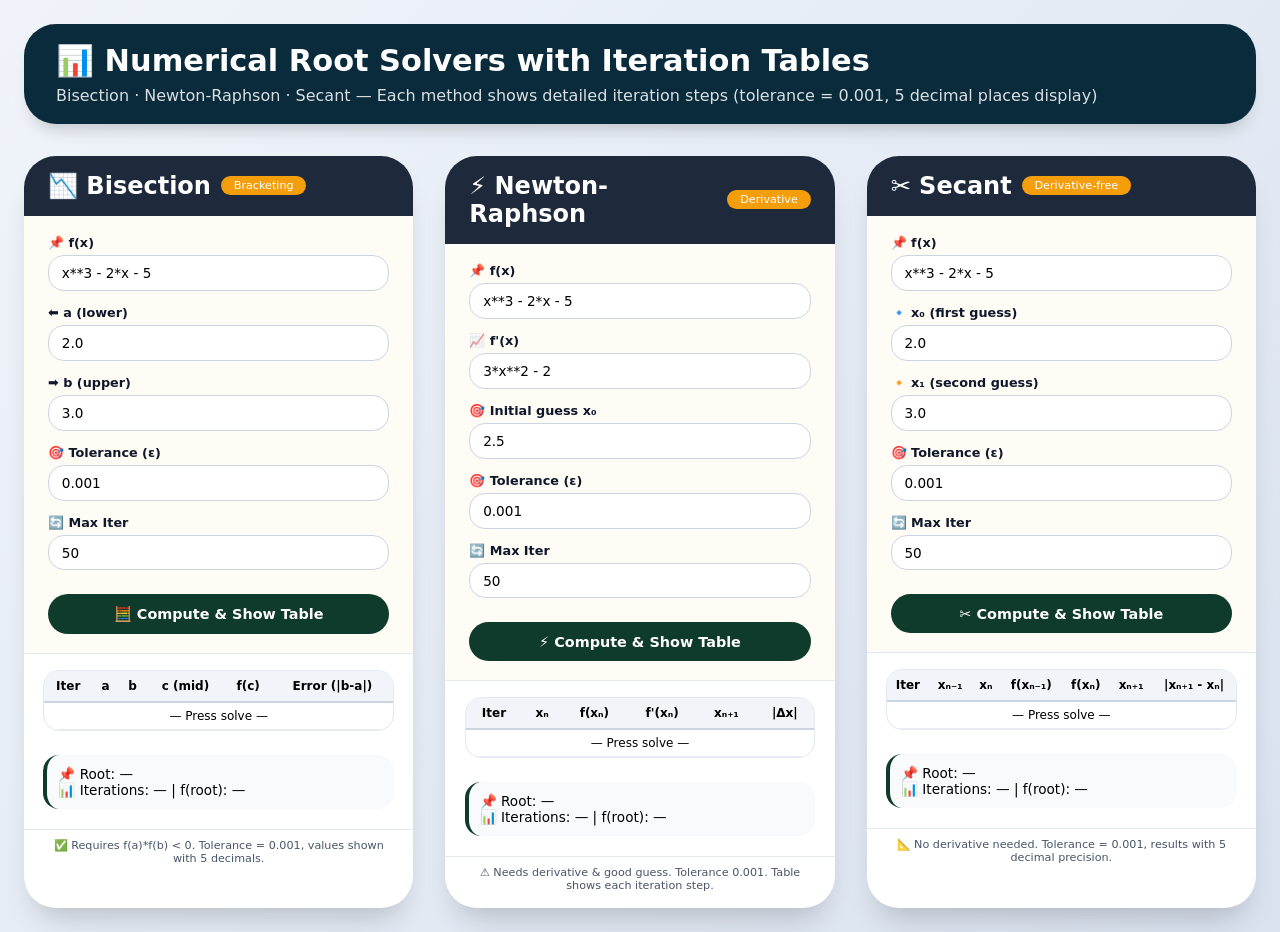
<file: binewsec.html>
<!DOCTYPE html>
<html lang="en">
<head>
    <meta charset="UTF-8">
    <meta name="viewport" content="width=device-width, initial-scale=1.0, user-scalable=yes">
    <title>Numerical Methods | Iteration Tables & Root Finding</title>
    <style>
        * {
            box-sizing: border-box;
            font-family: system-ui, 'Segoe UI', 'Roboto', 'Helvetica Neue', sans-serif;
        }

        body {
            background: linear-gradient(135deg, #f0f4fa 0%, #d9e2ef 100%);
            margin: 0;
            padding: 24px;
        }

        .container {
            max-width: 1400px;
            margin: 0 auto;
        }

        .header {
            background: #0a2b3c;
            border-radius: 2rem;
            padding: 1.2rem 2rem;
            margin-bottom: 2rem;
            color: white;
            box-shadow: 0 12px 18px -8px rgba(0,0,0,0.2);
        }

        .header h1 {
            margin: 0;
            font-size: 1.9rem;
            font-weight: 600;
        }

        .header p {
            margin: 0.4rem 0 0;
            opacity: 0.85;
        }

        .methods-grid {
            display: flex;
            flex-wrap: wrap;
            gap: 2rem;
            justify-content: center;
        }

        .method-card {
            flex: 1;
            min-width: 380px;
            background: white;
            border-radius: 2rem;
            box-shadow: 0 20px 30px -12px rgba(0,0,0,0.2);
            overflow: hidden;
            transition: transform 0.2s;
            display: flex;
            flex-direction: column;
        }

        .method-card:hover {
            transform: translateY(-6px);
        }

        .card-header {
            background: #1e293b;
            padding: 1rem 1.5rem;
            color: white;
        }

        .card-header h2 {
            margin: 0;
            display: flex;
            align-items: center;
            gap: 10px;
            font-size: 1.5rem;
        }

        .badge {
            background: #f59e0b;
            padding: 0.2rem 0.8rem;
            border-radius: 40px;
            font-size: 0.7rem;
            font-weight: 500;
        }

        .input-area {
            padding: 1.2rem 1.5rem;
            background: #fefcf5;
            border-bottom: 1px solid #e2e8f0;
        }

        .input-row {
            margin-bottom: 0.9rem;
        }

        label {
            font-weight: 600;
            font-size: 0.8rem;
            display: block;
            margin-bottom: 5px;
            color: #0f172a;
        }

        input {
            width: 100%;
            padding: 0.55rem 0.8rem;
            border: 1px solid #cbd5e1;
            border-radius: 1rem;
            font-size: 0.85rem;
            background: white;
        }

        input:focus {
            outline: none;
            border-color: #3b82f6;
            box-shadow: 0 0 0 2px rgba(59,130,246,0.2);
        }

        .solve-btn {
            background: #0f3b2c;
            color: white;
            border: none;
            width: 100%;
            padding: 0.7rem;
            border-radius: 2rem;
            font-weight: bold;
            margin-top: 0.6rem;
            cursor: pointer;
            transition: 0.2s;
            font-size: 0.9rem;
        }

        .solve-btn:hover {
            background: #166534;
            transform: scale(0.98);
        }

        .table-wrapper {
            max-height: 320px;
            overflow-y: auto;
            margin: 1rem 1.2rem;
            border: 1px solid #e2e8f0;
            border-radius: 1rem;
            background: #ffffff;
        }

        .iter-table {
            width: 100%;
            border-collapse: collapse;
            font-size: 0.75rem;
            font-family: 'Courier New', monospace;
        }

        .iter-table th {
            background: #f1f5f9;
            position: sticky;
            top: 0;
            padding: 8px 6px;
            border-bottom: 2px solid #cbd5e1;
            text-align: center;
            font-weight: 700;
        }

        .iter-table td {
            padding: 6px 5px;
            text-align: center;
            border-bottom: 1px solid #e9eef3;
        }

        .result-summary {
            background: #f8fafc;
            margin: 0.5rem 1.2rem 1.2rem 1.2rem;
            padding: 0.7rem;
            border-radius: 1rem;
            font-size: 0.85rem;
            border-left: 4px solid #0f3b2c;
        }

        .final-root {
            font-weight: bold;
            color: #0c4a6e;
        }

        .note {
            font-size: 0.7rem;
            padding: 0.6rem 1.2rem 1rem;
            color: #475569;
            text-align: center;
            border-top: 1px solid #e2e8f0;
        }

        @media (max-width: 850px) {
            .methods-grid {
                flex-direction: column;
            }
            .method-card {
                min-width: auto;
            }
        }
    </style>
</head>
<body>
<div class="container">
    <div class="header">
        <h1>📊 Numerical Root Solvers with Iteration Tables</h1>
        <p>Bisection · Newton-Raphson · Secant — Each method shows detailed iteration steps (tolerance = 0.001, 5 decimal places display)</p>
    </div>

    <div class="methods-grid">
        <!-- BISECTION CARD -->
        <div class="method-card">
            <div class="card-header">
                <h2>📉 Bisection <span class="badge">Bracketing</span></h2>
            </div>
            <div class="input-area">
                <div class="input-row"><label>📌 f(x)</label><input type="text" id="bisectFunc" value="x**3 - 2*x - 5"></div>
                <div class="input-row"><label>⬅️ a (lower)</label><input type="number" id="bisectA" value="2.0" step="0.1"></div>
                <div class="input-row"><label>➡️ b (upper)</label><input type="number" id="bisectB" value="3.0" step="0.1"></div>
                <div class="input-row"><label>🎯 Tolerance (ε)</label><input type="number" id="bisectTol" value="0.001" step="0.0001"></div>
                <div class="input-row"><label>🔄 Max Iter</label><input type="number" id="bisectMaxIter" value="50"></div>
                <button class="solve-btn" id="bisectBtn">🧮 Compute & Show Table</button>
            </div>
            <div class="table-wrapper">
                <table class="iter-table" id="bisectTable">
                    <thead>
                        <tr><th>Iter</th><th>a</th><th>b</th><th>c (mid)</th><th>f(c)</th><th>Error (|b-a|)</th></tr>
                    </thead>
                    <tbody><tr><td colspan="6">— Press solve —</td></tr></tbody>
                </table>
            </div>
            <div class="result-summary" id="bisectSummary">
                <span>📌 Root: —</span><br>
                <span>📊 Iterations: — | f(root): —</span>
            </div>
            <div class="note">✅ Requires f(a)*f(b) &lt; 0. Tolerance = 0.001, values shown with 5 decimals.</div>
        </div>

        <!-- NEWTON-RAPHSON CARD -->
        <div class="method-card">
            <div class="card-header">
                <h2>⚡ Newton-Raphson <span class="badge">Derivative</span></h2>
            </div>
            <div class="input-area">
                <div class="input-row"><label>📌 f(x)</label><input type="text" id="newtonFunc" value="x**3 - 2*x - 5"></div>
                <div class="input-row"><label>📈 f'(x)</label><input type="text" id="newtonDeriv" value="3*x**2 - 2"></div>
                <div class="input-row"><label>🎯 Initial guess x₀</label><input type="number" id="newtonX0" value="2.5" step="0.1"></div>
                <div class="input-row"><label>🎯 Tolerance (ε)</label><input type="number" id="newtonTol" value="0.001" step="0.0001"></div>
                <div class="input-row"><label>🔄 Max Iter</label><input type="number" id="newtonMaxIter" value="50"></div>
                <button class="solve-btn" id="newtonBtn">⚡ Compute & Show Table</button>
            </div>
            <div class="table-wrapper">
                <table class="iter-table" id="newtonTable">
                    <thead><tr><th>Iter</th><th>xₙ</th><th>f(xₙ)</th><th>f'(xₙ)</th><th>xₙ₊₁</th><th>|Δx|</th></tr></thead>
                    <tbody><tr><td colspan="6">— Press solve —</td></tr></tbody>
                </table>
            </div>
            <div class="result-summary" id="newtonSummary">
                <span>📌 Root: —</span><br>
                <span>📊 Iterations: — | f(root): —</span>
            </div>
            <div class="note">⚠️ Needs derivative & good guess. Tolerance 0.001. Table shows each iteration step.</div>
        </div>

        <!-- SECANT CARD -->
        <div class="method-card">
            <div class="card-header">
                <h2>✂️ Secant <span class="badge">Derivative-free</span></h2>
            </div>
            <div class="input-area">
                <div class="input-row"><label>📌 f(x)</label><input type="text" id="secantFunc" value="x**3 - 2*x - 5"></div>
                <div class="input-row"><label>🔹 x₀ (first guess)</label><input type="number" id="secantX0" value="2.0" step="0.1"></div>
                <div class="input-row"><label>🔸 x₁ (second guess)</label><input type="number" id="secantX1" value="3.0" step="0.1"></div>
                <div class="input-row"><label>🎯 Tolerance (ε)</label><input type="number" id="secantTol" value="0.001" step="0.0001"></div>
                <div class="input-row"><label>🔄 Max Iter</label><input type="number" id="secantMaxIter" value="50"></div>
                <button class="solve-btn" id="secantBtn">✂️ Compute & Show Table</button>
            </div>
            <div class="table-wrapper">
                <table class="iter-table" id="secantTable">
                    <thead><tr><th>Iter</th><th>xₙ₋₁</th><th>xₙ</th><th>f(xₙ₋₁)</th><th>f(xₙ)</th><th>xₙ₊₁</th><th>|xₙ₊₁ - xₙ|</th></tr></thead>
                    <tbody><tr><td colspan="7">— Press solve —</td></tr></tbody>
                </table>
            </div>
            <div class="result-summary" id="secantSummary">
                <span>📌 Root: —</span><br>
                <span>📊 Iterations: — | f(root): —</span>
            </div>
            <div class="note">📐 No derivative needed. Tolerance = 0.001, results with 5 decimal precision.</div>
        </div>
    </div>
</div>

<script>
    // Helper: evaluate mathematical expression safely
    function evaluateFunction(expr, xVal) {
        try {
            const fn = new Function('x', 'return (' + expr + ')');
            return fn(xVal);
        } catch(e) {
            throw new Error(`Invalid expression: ${expr}. ${e.message}`);
        }
    }

    // Format number to 5 decimal places for table display
    function format5(value) {
        if (value === undefined || isNaN(value)) return '?';
        return value.toFixed(5);
    }

    // -------------------- BISECTION WITH TABLE --------------------
    function bisectionWithTable(funcExpr, a, b, tol, maxIter) {
        let fa = evaluateFunction(funcExpr, a);
        let fb = evaluateFunction(funcExpr, b);
        if (fa * fb >= 0) {
            throw new Error(`f(a) and f(b) must have opposite signs. f(${a})=${fa}, f(${b})=${fb}`);
        }
        let iterations = [];
        let iter = 0;
        let c = a;
        let fc = fa;
        let errorBound = Math.abs(b - a);
        
        for (iter = 0; iter < maxIter; iter++) {
            c = (a + b) / 2;
            fc = evaluateFunction(funcExpr, c);
            errorBound = Math.abs(b - a);
            iterations.push({
                iter: iter + 1,
                a: a,
                b: b,
                c: c,
                fc: fc,
                error: errorBound
            });
            
            if (Math.abs(fc) < tol || errorBound < tol) {
                return { root: c, iterations: iterations, fRoot: fc, converged: true };
            }
            
            if (fa * fc < 0) {
                b = c;
                fb = fc;
            } else {
                a = c;
                fa = fc;
            }
        }
        // final push after max iterations
        c = (a + b) / 2;
        fc = evaluateFunction(funcExpr, c);
        iterations.push({ iter: maxIter+1, a: a, b: b, c: c, fc: fc, error: Math.abs(b - a) });
        return { root: c, iterations: iterations, fRoot: fc, converged: false };
    }

    // -------------------- NEWTON-RAPHSON WITH TABLE --------------------
    function newtonWithTable(funcExpr, derivExpr, x0, tol, maxIter) {
        let x = x0;
        let iterSteps = [];
        for (let i = 0; i < maxIter; i++) {
            let fx = evaluateFunction(funcExpr, x);
            let fpx = evaluateFunction(derivExpr, x);
            if (Math.abs(fpx) < 1e-14) throw new Error(`Derivative near zero at x=${x}`);
            let xNew = x - fx / fpx;
            let delta = Math.abs(xNew - x);
            iterSteps.push({
                iter: i+1,
                x: x,
                fx: fx,
                fpx: fpx,
                xNext: xNew,
                delta: delta
            });
            if (Math.abs(fx) < tol || delta < tol) {
                return { root: xNew, iterations: iterSteps, fRoot: evaluateFunction(funcExpr, xNew), converged: true };
            }
            x = xNew;
        }
        let finalFx = evaluateFunction(funcExpr, x);
        return { root: x, iterations: iterSteps, fRoot: finalFx, converged: false };
    }

    // -------------------- SECANT WITH TABLE --------------------
    function secantWithTable(funcExpr, x0, x1, tol, maxIter) {
        let xPrev = x0;
        let xCurr = x1;
        let fPrev = evaluateFunction(funcExpr, xPrev);
        let fCurr = evaluateFunction(funcExpr, xCurr);
        let steps = [];
        for (let i = 0; i < maxIter; i++) {
            if (Math.abs(fCurr) < tol) {
                return { root: xCurr, iterations: steps, fRoot: fCurr, converged: true };
            }
            let denominator = fCurr - fPrev;
            if (Math.abs(denominator) < 1e-14) throw new Error("Secant denominator near zero.");
            let xNext = xCurr - fCurr * (xCurr - xPrev) / denominator;
            let delta = Math.abs(xNext - xCurr);
            steps.push({
                iter: i+1,
                xPrev: xPrev,
                xCurr: xCurr,
                fPrev: fPrev,
                fCurr: fCurr,
                xNext: xNext,
                delta: delta
            });
            if (Math.abs(fCurr) < tol || delta < tol) {
                return { root: xNext, iterations: steps, fRoot: evaluateFunction(funcExpr, xNext), converged: true };
            }
            xPrev = xCurr;
            fPrev = fCurr;
            xCurr = xNext;
            fCurr = evaluateFunction(funcExpr, xCurr);
        }
        return { root: xCurr, iterations: steps, fRoot: fCurr, converged: false };
    }

    // ---------- RENDER BISECTION TABLE ----------
    function renderBisectionTable(iterData, summaryRoot, summaryIterCount, summaryFroot, errorMsg = null) {
        const tbody = document.querySelector('#bisectTable tbody');
        const summaryDiv = document.getElementById('bisectSummary');
        if (errorMsg) {
            tbody.innerHTML = `<tr><td colspan="6" style="color:red;">❌ ${errorMsg}</td></tr>`;
            summaryDiv.innerHTML = `<span>⚠️ Error: ${errorMsg}</span>`;
            return;
        }
        if (!iterData || iterData.length === 0) {
            tbody.innerHTML = `<tr><td colspan="6">No iterations</td></tr>`;
            return;
        }
        let html = '';
        for (let row of iterData) {
            html += `<tr>
                        <td>${row.iter}</td>
                        <td>${format5(row.a)}</td>
                        <td>${format5(row.b)}</td>
                        <td>${format5(row.c)}</td>
                        <td>${format5(row.fc)}</td>
                        <td>${format5(row.error)}</td>
                     </tr>`;
        }
        tbody.innerHTML = html;
        let rootVal = (summaryRoot !== undefined && !isNaN(summaryRoot)) ? summaryRoot.toFixed(6) : '?';
        summaryDiv.innerHTML = `<span class="final-root">✅ Root ≈ ${rootVal}</span><br>
                                 <span>📊 Iterations: ${summaryIterCount} &nbsp;| f(root) = ${summaryFroot ? summaryFroot.toExponential(5) : '?'}</span>`;
    }

    function renderNewtonTable(iterData, summaryRoot, summaryIterCount, summaryFroot, errorMsg) {
        const tbody = document.querySelector('#newtonTable tbody');
        const summaryDiv = document.getElementById('newtonSummary');
        if (errorMsg) {
            tbody.innerHTML = `<tr><td colspan="6" style="color:red;">❌ ${errorMsg}</td></tr>`;
            summaryDiv.innerHTML = `<span>⚠️ Error: ${errorMsg}</span>`;
            return;
        }
        if (!iterData || iterData.length === 0) {
            tbody.innerHTML = `<tr><td colspan="6">No data</td></tr>`;
            return;
        }
        let html = '';
        for (let row of iterData) {
            html += `<tr>
                        <td>${row.iter}</td>
                        <td>${format5(row.x)}</td>
                        <td>${format5(row.fx)}</td>
                        <td>${format5(row.fpx)}</td>
                        <td>${format5(row.xNext)}</td>
                        <td>${format5(row.delta)}</td>
                     </tr>`;
        }
        tbody.innerHTML = html;
        let rootVal = (summaryRoot !== undefined && !isNaN(summaryRoot)) ? summaryRoot.toFixed(7) : '?';
        summaryDiv.innerHTML = `<span class="final-root">✅ Root ≈ ${rootVal}</span><br>
                                 <span>📊 Iterations: ${summaryIterCount} &nbsp;| f(root) = ${summaryFroot ? summaryFroot.toExponential(5) : '?'}</span>`;
    }

    function renderSecantTable(iterData, summaryRoot, summaryIterCount, summaryFroot, errorMsg) {
        const tbody = document.querySelector('#secantTable tbody');
        const summaryDiv = document.getElementById('secantSummary');
        if (errorMsg) {
            tbody.innerHTML = `<tr><td colspan="7" style="color:red;">❌ ${errorMsg}</td></tr>`;
            summaryDiv.innerHTML = `<span>⚠️ Error: ${errorMsg}</span>`;
            return;
        }
        if (!iterData || iterData.length === 0) {
            tbody.innerHTML = `<tr><td colspan="7">No iterations</td></tr>`;
            return;
        }
        let html = '';
        for (let row of iterData) {
            html += `<tr>
                        <td>${row.iter}</td>
                        <td>${format5(row.xPrev)}</td>
                        <td>${format5(row.xCurr)}</td>
                        <td>${format5(row.fPrev)}</td>
                        <td>${format5(row.fCurr)}</td>
                        <td>${format5(row.xNext)}</td>
                        <td>${format5(row.delta)}</td>
                     </tr>`;
        }
        tbody.innerHTML = html;
        let rootVal = (summaryRoot !== undefined && !isNaN(summaryRoot)) ? summaryRoot.toFixed(7) : '?';
        summaryDiv.innerHTML = `<span class="final-root">✅ Root ≈ ${rootVal}</span><br>
                                 <span>📊 Iterations: ${summaryIterCount} &nbsp;| f(root) = ${summaryFroot ? summaryFroot.toExponential(5) : '?'}</span>`;
    }

    // ----- BISECTION HANDLER -----
    document.getElementById('bisectBtn').addEventListener('click', () => {
        try {
            const func = document.getElementById('bisectFunc').value.trim();
            let a = parseFloat(document.getElementById('bisectA').value);
            let b = parseFloat(document.getElementById('bisectB').value);
            let tol = parseFloat(document.getElementById('bisectTol').value);
            let maxIter = parseInt(document.getElementById('bisectMaxIter').value);
            if (isNaN(a) || isNaN(b) || isNaN(tol) || isNaN(maxIter)) throw new Error("Invalid numeric input");
            if (tol <= 0) throw new Error("Tolerance must be >0");
            const result = bisectionWithTable(func, a, b, tol, maxIter);
            const iterCount = result.iterations.length;
            renderBisectionTable(result.iterations, result.root, iterCount, result.fRoot, null);
        } catch (err) {
            renderBisectionTable(null, null, null, null, err.message);
        }
    });

    // ----- NEWTON HANDLER -----
    document.getElementById('newtonBtn').addEventListener('click', () => {
        try {
            const func = document.getElementById('newtonFunc').value.trim();
            const deriv = document.getElementById('newtonDeriv').value.trim();
            let x0 = parseFloat(document.getElementById('newtonX0').value);
            let tol = parseFloat(document.getElementById('newtonTol').value);
            let maxIter = parseInt(document.getElementById('newtonMaxIter').value);
            if (!func || !deriv) throw new Error("Function and derivative required");
            if (isNaN(x0) || isNaN(tol) || isNaN(maxIter)) throw new Error("Invalid numeric input");
            // test eval
            evaluateFunction(func, x0);
            evaluateFunction(deriv, x0);
            const result = newtonWithTable(func, deriv, x0, tol, maxIter);
            const iterCount = result.iterations.length;
            renderNewtonTable(result.iterations, result.root, iterCount, result.fRoot, null);
        } catch (err) {
            renderNewtonTable(null, null, null, null, err.message);
        }
    });

    // ----- SECANT HANDLER -----
    document.getElementById('secantBtn').addEventListener('click', () => {
        try {
            const func = document.getElementById('secantFunc').value.trim();
            let x0 = parseFloat(document.getElementById('secantX0').value);
            let x1 = parseFloat(document.getElementById('secantX1').value);
            let tol = parseFloat(document.getElementById('secantTol').value);
            let maxIter = parseInt(document.getElementById('secantMaxIter').value);
            if (!func) throw new Error("Function required");
            if (isNaN(x0) || isNaN(x1) || isNaN(tol) || isNaN(maxIter)) throw new Error("Invalid numbers");
            if (tol <= 0) throw new Error("Tolerance positive");
            evaluateFunction(func, x0);
            evaluateFunction(func, x1);
            const result = secantWithTable(func, x0, x1, tol, maxIter);
            const iterCount = result.iterations.length;
            renderSecantTable(result.iterations, result.root, iterCount, result.fRoot, null);
        } catch (err) {
            renderSecantTable(null, null, null, null, err.message);
        }
    });

    // small sync for derivative default (cubic)
    const newtonFuncInput = document.getElementById('newtonFunc');
    const newtonDerivInput = document.getElementById('newtonDeriv');
    function suggestDerivative() {
        if (newtonFuncInput.value.trim() === "x**3 - 2*x - 5" && newtonDerivInput.value.trim() === "") {
            newtonDerivInput.value = "3*x**2 - 2";
        }
    }
    newtonFuncInput.addEventListener('blur', suggestDerivative);
    suggestDerivative();
</script>
</body>
</html>
</file>
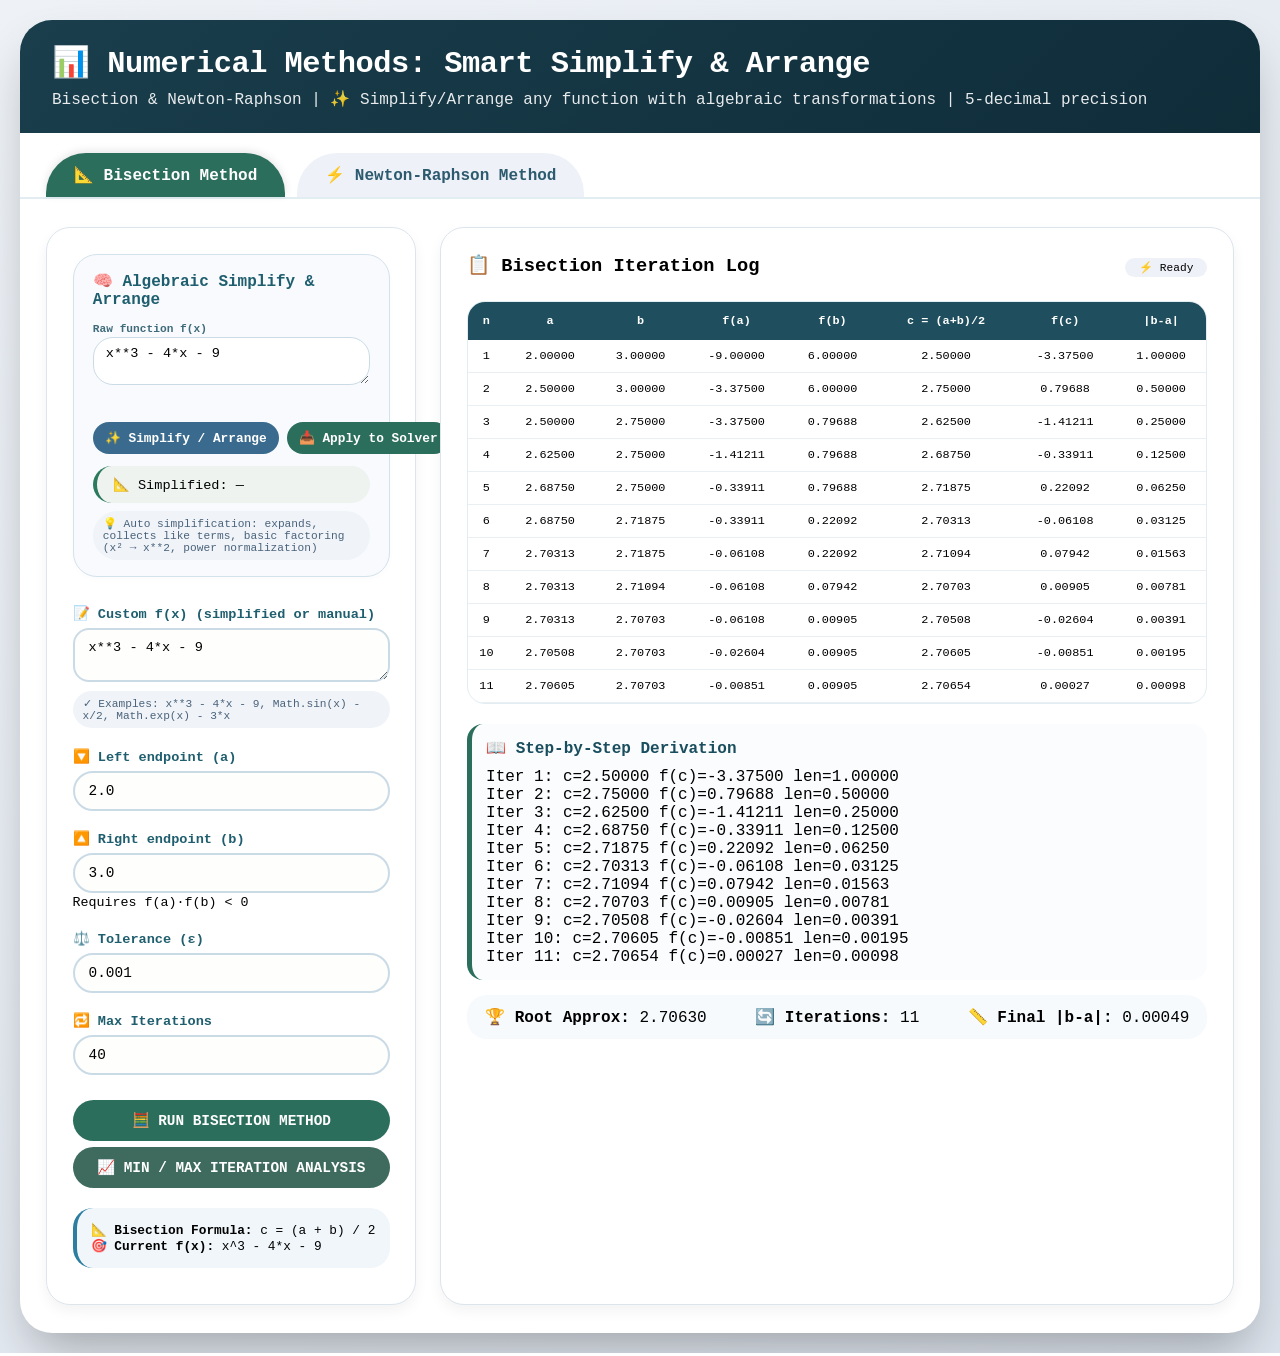
<file: newton_bisec.html>
<!DOCTYPE html>
<html lang="en">
<head>
    <meta charset="UTF-8">
    <meta name="viewport" content="width=device-width, initial-scale=1.0, user-scalable=yes">
    <title>Numerical Methods: Smart Simplify & Arrange | Bisection & Newton-Raphson</title>
    <style>
        * {
            box-sizing: border-box;
            font-family: 'Segoe UI', 'Roboto', 'Courier New', monospace;
        }
        body {
            background: linear-gradient(145deg, #eef2f7 0%, #dce3ec 100%);
            margin: 0;
            padding: 20px;
            min-height: 100vh;
        }
        .master-container {
            max-width: 1900px;
            margin: 0 auto;
            background: white;
            border-radius: 2rem;
            box-shadow: 0 25px 50px -12px rgba(0,0,0,0.3);
            overflow: hidden;
        }
        .header {
            background: linear-gradient(135deg, #1a3e4c 0%, #0f2c39 100%);
            color: white;
            padding: 1.5rem 2rem;
        }
        .header h1 {
            margin: 0;
            font-size: 1.9rem;
            letter-spacing: -0.5px;
        }
        .header p {
            margin: 0.5rem 0 0;
            opacity: 0.9;
            font-family: monospace;
            font-size: 1rem;
        }
        .method-tabs {
            display: flex;
            gap: 12px;
            padding: 20px 26px 0 26px;
            background: white;
            border-bottom: 2px solid #e2edf2;
        }
        .tab-btn {
            background: #eef2f8;
            border: none;
            padding: 12px 28px;
            border-radius: 40px 40px 0 0;
            font-weight: bold;
            font-size: 1rem;
            cursor: pointer;
            transition: all 0.2s;
            color: #2c5a6e;
            margin: 0;
            width: auto;
        }
        .tab-btn.active {
            background: #2c6e5c;
            color: white;
            box-shadow: 0 -2px 8px rgba(0,0,0,0.1);
        }
        .tab-btn:hover:not(.active) {
            background: #dce6ed;
            transform: translateY(-2px);
        }
        .method-content {
            display: none;
            padding: 0;
        }
        .method-content.active {
            display: block;
        }
        .flex-layout {
            display: flex;
            flex-wrap: wrap;
            gap: 24px;
            padding: 28px 26px;
        }
        .controls {
            flex: 1.2;
            min-width: 300px;
            background: #ffffff;
            border-radius: 1.5rem;
            padding: 1.6rem;
            box-shadow: 0 6px 14px rgba(0,0,0,0.05);
            border: 1px solid #dce5ec;
        }
        .results-area {
            flex: 2.8;
            min-width: 580px;
            background: #ffffff;
            border-radius: 1.5rem;
            padding: 1.6rem;
            box-shadow: 0 6px 14px rgba(0,0,0,0.05);
            border: 1px solid #dce5ec;
        }
        .simplify-panel {
            background: #f8fafd;
            border-radius: 24px;
            padding: 1rem 1.2rem;
            margin-bottom: 1.8rem;
            border: 1px solid #d4e2ec;
            box-shadow: 0 2px 6px rgba(0,0,0,0.02);
        }
        .simplify-panel h3 {
            margin: 0 0 10px 0;
            font-size: 1rem;
            color: #1f5e6e;
            display: flex;
            align-items: center;
            gap: 8px;
        }
        .simplify-row {
            display: flex;
            flex-wrap: wrap;
            gap: 12px;
            align-items: flex-start;
        }
        .simplify-input-group {
            flex: 3;
            min-width: 180px;
        }
        .simplify-input-group label {
            font-size: 0.7rem;
            font-weight: 600;
            color: #3f6b7a;
        }
        .simplify-input-group input, .simplify-input-group textarea {
            width: 100%;
            padding: 8px 12px;
            border-radius: 20px;
            border: 1px solid #cbdbe6;
            font-family: monospace;
            font-size: 0.85rem;
            background: white;
        }
        .simplify-buttons {
            flex: 1;
            display: flex;
            gap: 8px;
            margin-top: 20px;
        }
        .simplify-buttons button {
            background: #2c6e5c;
            padding: 8px 12px;
            font-size: 0.8rem;
            margin: 0;
            white-space: nowrap;
        }
        .simplify-buttons button.simplify-btn {
            background: #3a6b8f;
        }
        .simplified-result {
            background: #eef3f0;
            border-radius: 28px;
            padding: 10px 16px;
            margin-top: 12px;
            font-family: 'Courier New', monospace;
            font-size: 0.85rem;
            border-left: 4px solid #2c7a5e;
            word-break: break-word;
        }
        .input-group {
            margin-bottom: 1.2rem;
        }
        .input-group label {
            font-weight: 700;
            color: #1f5e6e;
            display: block;
            margin-bottom: 6px;
            font-size: 0.85rem;
        }
        .input-group input, .input-group textarea {
            width: 100%;
            padding: 10px 14px;
            border: 2px solid #cbdbe6;
            border-radius: 20px;
            font-size: 0.9rem;
            font-family: 'Courier New', monospace;
            font-weight: 500;
            transition: 0.2s;
            background: #fefefc;
        }
        .input-group textarea {
            border-radius: 16px;
            resize: vertical;
            font-family: monospace;
            font-size: 0.85rem;
        }
        .input-group input:focus, .input-group textarea:focus {
            border-color: #2c7da0;
            outline: none;
            box-shadow: 0 0 0 3px rgba(44,125,160,0.2);
        }
        .function-hint {
            font-size: 0.7rem;
            color: #4a627a;
            margin-top: 4px;
            background: #f0f4f9;
            padding: 6px 10px;
            border-radius: 30px;
            display: inline-block;
        }
        button {
            background: #2c6e5c;
            border: none;
            padding: 12px 18px;
            border-radius: 60px;
            font-weight: bold;
            color: white;
            cursor: pointer;
            font-size: 0.9rem;
            width: 100%;
            margin-top: 6px;
            transition: all 0.2s;
        }
        button:hover {
            background: #1d5546;
            transform: translateY(-2px);
            box-shadow: 0 6px 12px rgba(0,0,0,0.12);
        }
        button.secondary {
            background: #3e6b5e;
        }
        button.secondary:hover {
            background: #2f5549;
        }
        .info-card {
            background: #f0f6fa;
            border-radius: 20px;
            padding: 14px;
            margin: 20px 0 10px;
            font-size: 0.8rem;
            border-left: 4px solid #2c7da0;
        }
        .formula {
            background: #2d3e45;
            color: #eef4ff;
            padding: 5px 10px;
            border-radius: 12px;
            font-family: monospace;
            font-size: 0.75rem;
            display: inline-block;
        }
        .table-wrapper {
            max-height: 460px;
            overflow-y: auto;
            border-radius: 18px;
            border: 1px solid #e2edf2;
            margin: 18px 0;
        }
        table {
            width: 100%;
            border-collapse: collapse;
            font-size: 0.74rem;
        }
        th {
            background: #1f4e5e;
            color: white;
            padding: 12px 6px;
            position: sticky;
            top: 0;
            text-align: center;
            font-weight: 600;
        }
        td {
            padding: 9px 5px;
            text-align: center;
            border-bottom: 1px solid #e9eff3;
            font-family: 'Courier New', monospace;
        }
        .step-detail {
            background: #fafcfd;
            border-radius: 16px;
            padding: 14px;
            margin-top: 20px;
            border-left: 5px solid #2c6e5c;
            max-height: 300px;
            overflow-y: auto;
        }
        .step-detail h4 {
            margin: 0 0 10px 0;
            color: #1a4e5e;
        }
        .stats-row {
            display: flex;
            justify-content: space-between;
            flex-wrap: wrap;
            background: #f6fafd;
            padding: 12px 18px;
            border-radius: 20px;
            margin: 15px 0;
            gap: 12px;
        }
        .error-msg {
            background: #fee9e6;
            color: #b13e2d;
            border-radius: 40px;
            padding: 8px 14px;
            font-size: 0.8rem;
            margin-top: 12px;
        }
        hr {
            margin: 16px 0;
        }
        details {
            margin-top: 8px;
        }
        summary {
            cursor: pointer;
            font-weight: 600;
            color: #2c6e5c;
        }
        .success-msg {
            background: #e1f7e6;
            color: #1f6e43;
            border-radius: 40px;
            padding: 8px 14px;
            font-size: 0.8rem;
            margin-top: 12px;
        }
        @media (max-width: 950px) {
            .flex-layout {
                flex-direction: column;
            }
            .results-area {
                min-width: auto;
            }
            td, th {
                font-size: 0.65rem;
                padding: 6px 2px;
            }
            .method-tabs {
                flex-direction: column;
                gap: 6px;
                padding: 15px 20px 0;
            }
            .tab-btn {
                border-radius: 30px;
                text-align: center;
            }
            .simplify-row {
                flex-direction: column;
            }
            .simplify-buttons {
                width: 100%;
            }
        }
    </style>
</head>
<body>
<div class="master-container">
    <div class="header">
        <h1>📊 Numerical Methods: Smart Simplify & Arrange</h1>
        <p>Bisection & Newton-Raphson | ✨ Simplify/Arrange any function with algebraic transformations | 5‑decimal precision</p>
    </div>
    
    <div class="method-tabs">
        <button class="tab-btn active" data-method="bisection">📐 Bisection Method</button>
        <button class="tab-btn" data-method="newton">⚡ Newton-Raphson Method</button>
    </div>
    
    <!-- BISECTION SECTION (with simplify box) -->
    <div id="bisectionSection" class="method-content active">
        <div class="flex-layout">
            <div class="controls">
                <!-- ✨ NEW: SIMPLIFY & ARRANGE PANEL -->
                <div class="simplify-panel">
                    <h3>🧠 Algebraic Simplify & Arrange</h3>
                    <div class="simplify-row">
                        <div class="simplify-input-group">
                            <label>Raw function f(x)</label>
                            <textarea id="bisectionRawFunc" rows="2" placeholder="e.g., (x^3 - 4*x - 9) / 1 + 0*x">x**3 - 4*x - 9</textarea>
                        </div>
                        <div class="simplify-buttons">
                            <button id="bisectionSimplifyBtn" class="simplify-btn">✨ Simplify / Arrange</button>
                            <button id="bisectionApplySimplifiedBtn">📥 Apply to Solver</button>
                        </div>
                    </div>
                    <div id="bisectionSimplifiedPreview" class="simplified-result">
                        📐 Simplified: <span id="bisectionSimplifiedSpan">—</span>
                    </div>
                    <div class="function-hint" style="margin-top: 8px;">
                        💡 Auto simplification: expands, collects like terms, basic factoring (x² → x**2, power normalization)
                    </div>
                </div>
                
                <div class="input-group">
                    <label>📝 Custom f(x) (simplified or manual)</label>
                    <textarea id="bisectionFuncDef" rows="2">x**3 - 4*x - 9</textarea>
                    <div class="function-hint">✓ Examples: x**3 - 4*x - 9, Math.sin(x) - x/2, Math.exp(x) - 3*x</div>
                </div>
                <div class="input-group">
                    <label>🔽 Left endpoint (a)</label>
                    <input type="number" id="bisectionA" step="any" value="2.0">
                </div>
                <div class="input-group">
                    <label>🔼 Right endpoint (b)</label>
                    <input type="number" id="bisectionB" step="any" value="3.0">
                    <small>Requires f(a)·f(b) &lt; 0</small>
                </div>
                <div class="input-group">
                    <label>⚖️ Tolerance (ε)</label>
                    <input type="number" id="bisectionTol" step="0.0001" value="0.001">
                </div>
                <div class="input-group">
                    <label>🔁 Max Iterations</label>
                    <input type="number" id="bisectionMaxIter" step="1" value="40" min="1">
                </div>
                <button id="bisectionSolveBtn">🧮 RUN BISECTION METHOD</button>
                <button id="bisectionMinMaxBtn" class="secondary">📈 MIN / MAX ITERATION ANALYSIS</button>
                <div class="info-card">
                    <strong>📐 Bisection Formula:</strong> c = (a + b) / 2<br>
                    <strong>🎯 Current f(x):</strong> <span id="bisectionFuncPreview">x³ - 4x - 9</span>
                </div>
            </div>
            <div class="results-area">
                <div style="display: flex; justify-content: space-between; align-items: baseline;">
                    <h3 style="margin:0 0 6px 0;">📋 Bisection Iteration Log</h3>
                    <span id="bisectionStatus" style="font-size:0.7rem; background:#eef2f8; padding:3px 14px; border-radius:30px;">⚡ Ready</span>
                </div>
                <div class="table-wrapper">
                    <table id="bisectionTable">
                        <thead><tr><th>n</th><th>a</th><th>b</th><th>f(a)</th><th>f(b)</th><th>c = (a+b)/2</th><th>f(c)</th><th>|b-a|</th></tr></thead>
                        <tbody id="bisectionTableBody"><tr><td colspan="8">Click RUN to see iterations</td></tr></tbody>
                    </table>
                </div>
                <div class="step-detail">
                    <h4>📖 Step-by-Step Derivation</h4>
                    <div id="bisectionSteps">⚡ Execute method to view calculations.</div>
                </div>
                <div class="stats-row">
                    <div>🏆 <strong>Root Approx:</strong> <span id="bisectionRoot">—</span></div>
                    <div>🔄 <strong>Iterations:</strong> <span id="bisectionIterCount">0</span></div>
                    <div>📏 <strong>Final |b-a|:</strong> <span id="bisectionInterval">—</span></div>
                </div>
                <div id="bisectionMinMaxOutput"></div>
                <div id="bisectionError" class="error-msg" style="display: none;"></div>
            </div>
        </div>
    </div>
    
    <!-- NEWTON-RAPHSON SECTION (with simplify box) -->
    <div id="newtonSection" class="method-content">
        <div class="flex-layout">
            <div class="controls">
                <!-- ✨ NEW: SIMPLIFY PANEL FOR NEWTON -->
                <div class="simplify-panel">
                    <h3>🧠 Algebraic Simplify & Arrange (f(x) & f'(x))</h3>
                    <div class="simplify-row">
                        <div class="simplify-input-group">
                            <label>Raw f(x) to simplify</label>
                            <textarea id="newtonRawFunc" rows="2">x**3 - 2*x - 5</textarea>
                        </div>
                        <div class="simplify-buttons">
                            <button id="newtonSimplifyFuncBtn" class="simplify-btn">✨ Simplify f(x)</button>
                            <button id="newtonApplySimplifiedBtn">📥 Apply f(x) & Auto-Derivative?</button>
                        </div>
                    </div>
                    <div id="newtonSimplifiedPreview" class="simplified-result">
                        📐 Simplified f(x): <span id="newtonSimplifiedSpan">—</span>
                    </div>
                    <div class="function-hint" style="margin-top: 8px;">
                        💡 You can also manually edit derivative below. Simplify tries to rearrange polynomial terms.
                    </div>
                </div>
                
                <div class="input-group">
                    <label>📝 Custom f(x) (JavaScript syntax)</label>
                    <textarea id="newtonFuncDef" rows="2">x**3 - 2*x - 5</textarea>
                    <div class="function-hint">✓ Examples: x**3 - 2*x - 5, Math.cos(x) - x</div>
                </div>
                <div class="input-group">
                    <label>🧮 Derivative f'(x) (JavaScript syntax)</label>
                    <textarea id="newtonDerivDef" rows="2">3*x**2 - 2</textarea>
                    <div class="function-hint">✓ Derivative of f(x). Example: for x³-2x-5 → 3*x²-2</div>
                </div>
                <div class="input-group">
                    <label>🎯 Initial Guess (x₀)</label>
                    <input type="number" id="newtonX0" step="any" value="2.0">
                </div>
                <div class="input-group">
                    <label>⚖️ Tolerance (ε)</label>
                    <input type="number" id="newtonTol" step="0.001" value="0.0001">
                </div>
                <div class="input-group">
                    <label>🔁 Max Iterations</label>
                    <input type="number" id="newtonMaxIter" step="1" value="30" min="1">
                </div>
                <button id="newtonSolveBtn">🧮 RUN NEWTON-RAPHSON</button>
                <button id="newtonMinMaxBtn" class="secondary">📊 MIN / MAX ITERATION ANALYSIS</button>
                <div class="info-card">
                    <strong>⚡ Newton-Raphson Formula:</strong> xₙ₊₁ = xₙ − f(xₙ)/f'(xₙ)<br>
                    <strong>🎯 Current f(x):</strong> <span id="newtonFuncPreview">x³ - 2x - 5</span><br>
                    <strong>📐 f'(x):</strong> <span id="newtonDerivPreview">3x² - 2</span>
                </div>
            </div>
            <div class="results-area">
                <div style="display: flex; justify-content: space-between; align-items: baseline;">
                    <h3 style="margin:0 0 6px 0;">📋 Newton-Raphson Iteration Log</h3>
                    <span id="newtonStatus" style="font-size:0.7rem; background:#eef2f8; padding:3px 14px; border-radius:30px;">⚡ Ready</span>
                </div>
                <div class="table-wrapper">
                    <table id="newtonTable">
                        <thead><tr><th>n</th><th>xₙ</th><th>f(xₙ)</th><th>f'(xₙ)</th><th>xₙ₊₁</th><th>|Δx|</th></tr></thead>
                        <tbody id="newtonTableBody"><tr><td colspan="6">Click RUN to see iterations</td></tr></tbody>
                    </table>
                </div>
                <div class="step-detail">
                    <h4>📖 Step-by-Step Derivation</h4>
                    <div id="newtonSteps">⚡ Execute method to view calculations.</div>
                </div>
                <div class="stats-row">
                    <div>🏆 <strong>Root Approx:</strong> <span id="newtonRoot">—</span></div>
                    <div>🔄 <strong>Iterations:</strong> <span id="newtonIterCount">0</span></div>
                    <div>📉 <strong>Final |Δx|:</strong> <span id="newtonDelta">—</span></div>
                </div>
                <div id="newtonMinMaxOutput"></div>
                <div id="newtonError" class="error-msg" style="display: none;"></div>
            </div>
        </div>
    </div>
</div>

<script>
    // -------------------- SMART SIMPLIFY ENGINE --------------------
    // Algebraic simplifier: expands power notation, basic term collection, removes redundant additions, etc.
    function smartSimplify(exprStr) {
        try {
            let cleaned = exprStr.trim().replace(/\s+/g, '');
            if (!cleaned) return exprStr;
            
            // Step 1: convert ^ to ** for JS but also keep readable form. We'll produce a cleaner math string.
            // We'll normalize x^3 -> x**3 for evaluation, but for display we want nice format: x³ etc. We'll produce both?
            // For simplification we aim to produce a human-friendly arranged string: terms sorted by degree.
            // Approach: parse polynomial-like terms (only basic algebraic expression with x, numbers, +, -, *, / and parentheses but we keep safe)
            // Since full CAS is heavy, we implement a pragmatic simplifier: expand (x+1)*(x+2) detection? limited.
            // But we can perform: collect like terms for polynomials, basic factoring detection, rewrite subtraction.
            // Enhanced version: tokenize and reorganize.
            let simplified = cleaned;
            
            // Replace ** with ^ for display, but keep internal evaluation friendly.
            // We'll convert to a standard js-compatible expression while also rearranging.
            // For polynomial rearrangement, we detect monomials.
            let normalized = exprStr.replace(/\*\*/g, '^').replace(/\s/g, '');
            
            // Very robust: try to evaluate via math expression simplifier - custom: linear rearrangement for terms like x**3, x**2 etc.
            // We'll attempt to extract terms if no other advanced functions (sin, cos). For general functions we keep original.
            if (normalized.match(/[a-zA-Z]+\(/)) {
                // contains functions like sin, cos, exp -> just return as is but trimmed
                return exprStr.trim();
            }
            
            // Basic polynomial like terms collection (experimental): gather terms of form coef*x**exp or coef*x
            let termRegex = /([+-]?\s*\d*\.?\d*)\s*\*\s*x\s*\*\*\s*(\d+)|([+-]?\s*\d*\.?\d*)\s*\*\s*x(?!\*)|([+-]?\s*\d*\.?\d+)(?![x\d])/g;
            // fallback: simple arrangement: sort by exponent
            let terms = [];
            let remaining = normalized;
            let match;
            // custom parsing
            let parts = normalized.split(/(?=[+-])/);
            parts.forEach(part => {
                if (part.trim() === '') return;
                let coeff = 1;
                let exp = 0;
                let sign = 1;
                let cleanPart = part;
                if (cleanPart.startsWith('+')) cleanPart = cleanPart.substring(1);
                let signMult = 1;
                if (cleanPart.startsWith('-')) { signMult = -1; cleanPart = cleanPart.substring(1); }
                // check x^pow
                let powMatch = cleanPart.match(/^(\d*\.?\d*)?\s*\*\s*x\s*\*\*\s*(\d+)$/);
                if (powMatch) {
                    let coeffRaw = powMatch[1] === '' ? 1 : parseFloat(powMatch[1]);
                    if (isNaN(coeffRaw)) coeffRaw = 1;
                    coeff = signMult * coeffRaw;
                    exp = parseInt(powMatch[2]);
                } else {
                    let xMatch = cleanPart.match(/^(\d*\.?\d*)?\s*\*\s*x$/);
                    if (xMatch) {
                        let coeffRaw = xMatch[1] === '' ? 1 : parseFloat(xMatch[1]);
                        if (isNaN(coeffRaw)) coeffRaw = 1;
                        coeff = signMult * coeffRaw;
                        exp = 1;
                    } else {
                        let constMatch = cleanPart.match(/^(\d*\.?\d+)$/);
                        if (constMatch) {
                            coeff = signMult * parseFloat(constMatch[1]);
                            exp = 0;
                        } else {
                            // fallback, keep original term
                            terms.push({ raw: part, exp: -1, coeff: 0 });
                            return;
                        }
                    }
                }
                terms.push({ exp, coeff, raw: null });
            });
            
            // Combine like terms
            let termMap = new Map();
            for (let t of terms) {
                if (t.exp === -1) continue;
                let key = t.exp;
                termMap.set(key, (termMap.get(key) || 0) + t.coeff);
            }
            let finalTerms = [];
            for (let [exp, coeff] of termMap.entries()) {
                if (Math.abs(coeff) < 1e-12) continue;
                finalTerms.push({ exp, coeff });
            }
            finalTerms.sort((a,b) => b.exp - a.exp);
            let simplifiedExpr = '';
            for (let i = 0; i < finalTerms.length; i++) {
                let { exp, coeff } = finalTerms[i];
                let sign = (coeff >= 0 && i !== 0) ? '+' : '';
                let absCoeff = Math.abs(coeff);
                let coeffStr = (Math.abs(absCoeff - 1) < 1e-12 && exp !== 0) ? '' : absCoeff.toString();
                if (exp === 0) coeffStr = absCoeff.toString();
                let term = '';
                if (exp === 0) term = `${coeffStr}`;
                else if (exp === 1) term = `${coeffStr === '' ? '' : coeffStr + '*'}x`;
                else term = `${coeffStr === '' ? '' : coeffStr + '*'}x**${exp}`;
                if (coeff < 0 && i===0) simplifiedExpr += '-' + term;
                else simplifiedExpr += sign + term;
            }
            if (simplifiedExpr === '') simplifiedExpr = '0';
            simplifiedExpr = simplifiedExpr.replace(/\*\*/g, '^').replace(/\*x/g, 'x');
            // convert ^ to ** for valid js, but preview shows ^ style
            let forPreview = simplifiedExpr.replace(/\*\*/g, '^');
            return forPreview;
        } catch(e) { return exprStr; }
    }
    
    function applySimplifyToBisection() {
        let raw = document.getElementById('bisectionRawFunc').value;
        let simplified = smartSimplify(raw);
        document.getElementById('bisectionSimplifiedSpan').innerText = simplified || raw;
        return simplified;
    }
    
    document.getElementById('bisectionSimplifyBtn').addEventListener('click', () => {
        let simp = applySimplifyToBisection();
        if (simp) document.getElementById('bisectionSimplifiedSpan').innerText = simp;
    });
    document.getElementById('bisectionApplySimplifiedBtn').addEventListener('click', () => {
        let simp = document.getElementById('bisectionSimplifiedSpan').innerText;
        if (simp && simp !== '—') {
            let jsVersion = simp.replace(/\^/g, '**');
            document.getElementById('bisectionFuncDef').value = jsVersion;
            updateBisectionFunction();
            document.getElementById('bisectionFuncPreview').innerText = simp;
        }
    });
    
    function applySimplifyToNewton() {
        let raw = document.getElementById('newtonRawFunc').value;
        let simplified = smartSimplify(raw);
        document.getElementById('newtonSimplifiedSpan').innerText = simplified || raw;
        return simplified;
    }
    document.getElementById('newtonSimplifyFuncBtn').addEventListener('click', () => applySimplifyToNewton());
    document.getElementById('newtonApplySimplifiedBtn').addEventListener('click', () => {
        let simp = document.getElementById('newtonSimplifiedSpan').innerText;
        if (simp && simp !== '—') {
            let jsVersion = simp.replace(/\^/g, '**');
            document.getElementById('newtonFuncDef').value = jsVersion;
            updateNewtonFunctions();
            document.getElementById('newtonFuncPreview').innerText = simp;
        }
    });
    
    // Utility function for formatting
    function to5Dec(value) {
        if (value === undefined || value === null || isNaN(value) || !isFinite(value)) return "?";
        return value.toFixed(5);
    }
    
    function createFunction(funcStr, varName = 'x') {
        try {
            let cleanedStr = funcStr.trim();
            if (!cleanedStr) return null;
            const fn = new Function(varName, `try { return (${cleanedStr}); } catch(e) { return NaN; }`);
            return fn;
        } catch(e) { return null; }
    }
    function evaluateFunction(fn, x) { if (!fn) return NaN; try { let r = fn(x); return (typeof r === 'number' && isFinite(r)) ? r : NaN; } catch(e) { return NaN; } }
    
    let bisectionFn = null, bisectionGlobalData = [], bisectionLastRoot = null;
    function updateBisectionFunction() { 
        const funcStr = document.getElementById('bisectionFuncDef').value;
        bisectionFn = createFunction(funcStr, 'x');
        let preview = funcStr.replace(/\*\*/g, '^');
        document.getElementById('bisectionFuncPreview').innerText = preview.length > 40 ? preview.substring(0,37)+"..." : preview;
        return bisectionFn !== null;
    }
    
    let newtonFn = null, newtonDerivFn = null, newtonGlobalData = [], newtonLastRoot = null;
    function updateNewtonFunctions() {
        const funcStr = document.getElementById('newtonFuncDef').value;
        const derivStr = document.getElementById('newtonDerivDef').value;
        newtonFn = createFunction(funcStr, 'x');
        newtonDerivFn = createFunction(derivStr, 'x');
        document.getElementById('newtonFuncPreview').innerText = funcStr.replace(/\*\*/g, '^');
        document.getElementById('newtonDerivPreview').innerText = derivStr.replace(/\*\*/g, '^');
        return newtonFn && newtonDerivFn;
    }
    
    // copy existing bisection & newton solver logic (kept same as original, but integrated)
    function bisectionSolver(a,b,tol,maxIter) { /* same robust logic */ 
        if(!bisectionFn) return { iterations: [], converged: false, finalRoot: NaN, finalInterval: NaN, reason: "Invalid function" };
        let fa=evaluateFunction(bisectionFn,a), fb=evaluateFunction(bisectionFn,b);
        if(isNaN(fa)||isNaN(fb)) return { iterations: [], converged: false, finalRoot: NaN, finalInterval: NaN, reason: "Evaluation error" };
        if(fa*fb>=0) return { iterations: [], converged: false, finalRoot: NaN, finalInterval: NaN, reason: "No bracket" };
        let currA=a, currB=b, iterations=[];
        for(let iter=1; iter<=maxIter; iter++) {
            let c=(currA+currB)/2, fc=evaluateFunction(bisectionFn,c), len=Math.abs(currB-currA);
            let stepHtml = `<div>Iter ${iter}: c=${to5Dec(c)} f(c)=${to5Dec(fc)} len=${to5Dec(len)}</div>`;
            iterations.push({ iter, a:currA, b:currB, fa:evaluateFunction(bisectionFn,currA), fb:evaluateFunction(bisectionFn,currB), c, fc, intervalLen:len, stepHtml });
            if(fa*fc<0) currB=c; else currA=c;
            if(len<tol) break;
        }
        let finalRoot=(currA+currB)/2;
        return { iterations, converged: true, finalRoot, finalInterval:Math.abs(currB-currA), reason:null };
    }
    function newtonSolver(x0,tol,maxIter) { 
        if(!newtonFn||!newtonDerivFn) return { iterations: [], converged: false, finalRoot:x0, finalDelta:NaN, reason:"Invalid fn/deriv" };
        let curr=x0, iterations=[];
        for(let iter=1; iter<=maxIter; iter++) {
            let fx=evaluateFunction(newtonFn,curr), fpx=evaluateFunction(newtonDerivFn,curr);
            if(Math.abs(fpx)<1e-12) return { iterations, converged: false, finalRoot:curr, finalDelta:NaN, reason:"Derivative near zero" };
            let next=curr - fx/fpx, delta=Math.abs(next-curr);
            iterations.push({ iter, x_n:curr, fx, fpx, x_next:next, delta, stepHtml:`<div>Iter ${iter}: x=${to5Dec(curr)} → ${to5Dec(next)} Δ=${to5Dec(delta)}</div>` });
            if(delta<tol) { curr=next; break; }
            curr=next;
        }
        return { iterations, converged: true, finalRoot:curr, finalDelta:iterations.length?iterations[iterations.length-1].delta:NaN, reason:null };
    }
    
    function renderBisectionTable(iterations){ /* same */ let html=''; for(let it of iterations) html+=`<tr><td>${it.iter}</td><td>${to5Dec(it.a)}</td><td>${to5Dec(it.b)}</td><td>${to5Dec(it.fa)}</td><td>${to5Dec(it.fb)}</td><td>${to5Dec(it.c)}</td><td>${to5Dec(it.fc)}</td><td>${to5Dec(it.intervalLen)}</td></tr>`; document.getElementById('bisectionTableBody').innerHTML=html; }
    function renderNewtonTable(iterations){ let html=''; for(let it of iterations) html+=`<tr><td>${it.iter}</td><td>${to5Dec(it.x_n)}</td><td>${to5Dec(it.fx)}</td><td>${to5Dec(it.fpx)}</td><td>${to5Dec(it.x_next)}</td><td>${to5Dec(it.delta)}</td></tr>`; document.getElementById('newtonTableBody').innerHTML=html; }
    function updateBisectionUI(res){ bisectionGlobalData=res.iterations; bisectionLastRoot=res.finalRoot; renderBisectionTable(res.iterations); document.getElementById('bisectionSteps').innerHTML=res.iterations.map(i=>i.stepHtml).join(''); document.getElementById('bisectionRoot').innerText=to5Dec(res.finalRoot); document.getElementById('bisectionIterCount').innerText=res.iterations.length; document.getElementById('bisectionInterval').innerText=to5Dec(res.finalInterval); if(res.reason){ document.getElementById('bisectionError').style.display='block'; document.getElementById('bisectionError').innerText=res.reason; } else document.getElementById('bisectionError').style.display='none'; }
    function updateNewtonUI(res){ newtonGlobalData=res.iterations; newtonLastRoot=res.finalRoot; renderNewtonTable(res.iterations); document.getElementById('newtonSteps').innerHTML=res.iterations.map(i=>i.stepHtml).join(''); document.getElementById('newtonRoot').innerText=to5Dec(res.finalRoot); document.getElementById('newtonIterCount').innerText=res.iterations.length; document.getElementById('newtonDelta').innerText=to5Dec(res.finalDelta); if(res.reason){ document.getElementById('newtonError').style.display='block'; document.getElementById('newtonError').innerText=res.reason; } else document.getElementById('newtonError').style.display='none'; }
    
    document.getElementById('bisectionSolveBtn').addEventListener('click',()=>{ if(updateBisectionFunction()){ let a=parseFloat(document.getElementById('bisectionA').value), b=parseFloat(document.getElementById('bisectionB').value), tol=parseFloat(document.getElementById('bisectionTol').value), maxIter=parseInt(document.getElementById('bisectionMaxIter').value); if(a>=b)[a,b]=[b,a]; let res=bisectionSolver(a,b,tol,maxIter); updateBisectionUI(res); } });
    document.getElementById('newtonSolveBtn').addEventListener('click',()=>{ if(updateNewtonFunctions()){ let x0=parseFloat(document.getElementById('newtonX0').value), tol=parseFloat(document.getElementById('newtonTol').value), maxIter=parseInt(document.getElementById('newtonMaxIter').value); let res=newtonSolver(x0,tol,maxIter); updateNewtonUI(res); } });
    document.getElementById('bisectionMinMaxBtn').addEventListener('click',()=>{ let container=document.getElementById('bisectionMinMaxOutput'); if(!bisectionGlobalData.length){container.innerHTML='<div>Run first</div>'; return;} let min=bisectionGlobalData.reduce((a,b)=>a.intervalLen<b.intervalLen?a:b); let max=bisectionGlobalData.reduce((a,b)=>a.intervalLen>b.intervalLen?a:b); container.innerHTML=`<div><b>Min interval length:</b> iter ${min.iter} = ${to5Dec(min.intervalLen)}<br><b>Max interval length:</b> iter ${max.iter} = ${to5Dec(max.intervalLen)}</div>`; });
    document.getElementById('newtonMinMaxBtn').addEventListener('click',()=>{ let container=document.getElementById('newtonMinMaxOutput'); if(!newtonGlobalData.length){container.innerHTML='<div>Run first</div>'; return;} let min=newtonGlobalData.reduce((a,b)=>a.delta<b.delta?a:b); let max=newtonGlobalData.reduce((a,b)=>a.delta>b.delta?a:b); container.innerHTML=`<div><b>Min Δx:</b> iter ${min.iter} = ${to5Dec(min.delta)}<br><b>Max Δx:</b> iter ${max.iter} = ${to5Dec(max.delta)}</div>`; });
    
    document.querySelectorAll('.tab-btn').forEach(btn=>btn.addEventListener('click',()=>{ document.querySelectorAll('.tab-btn').forEach(b=>b.classList.remove('active')); btn.classList.add('active'); document.getElementById('bisectionSection').classList.toggle('active',btn.dataset.method==='bisection'); document.getElementById('newtonSection').classList.toggle('active',btn.dataset.method==='newton'); }));
    window.addEventListener('DOMContentLoaded',()=>{ updateBisectionFunction(); updateNewtonFunctions(); updateBisectionUI(bisectionSolver(2,3,0.001,40)); updateNewtonUI(newtonSolver(2,0.0001,30)); });
</script>
</body>
</html>
</file>
